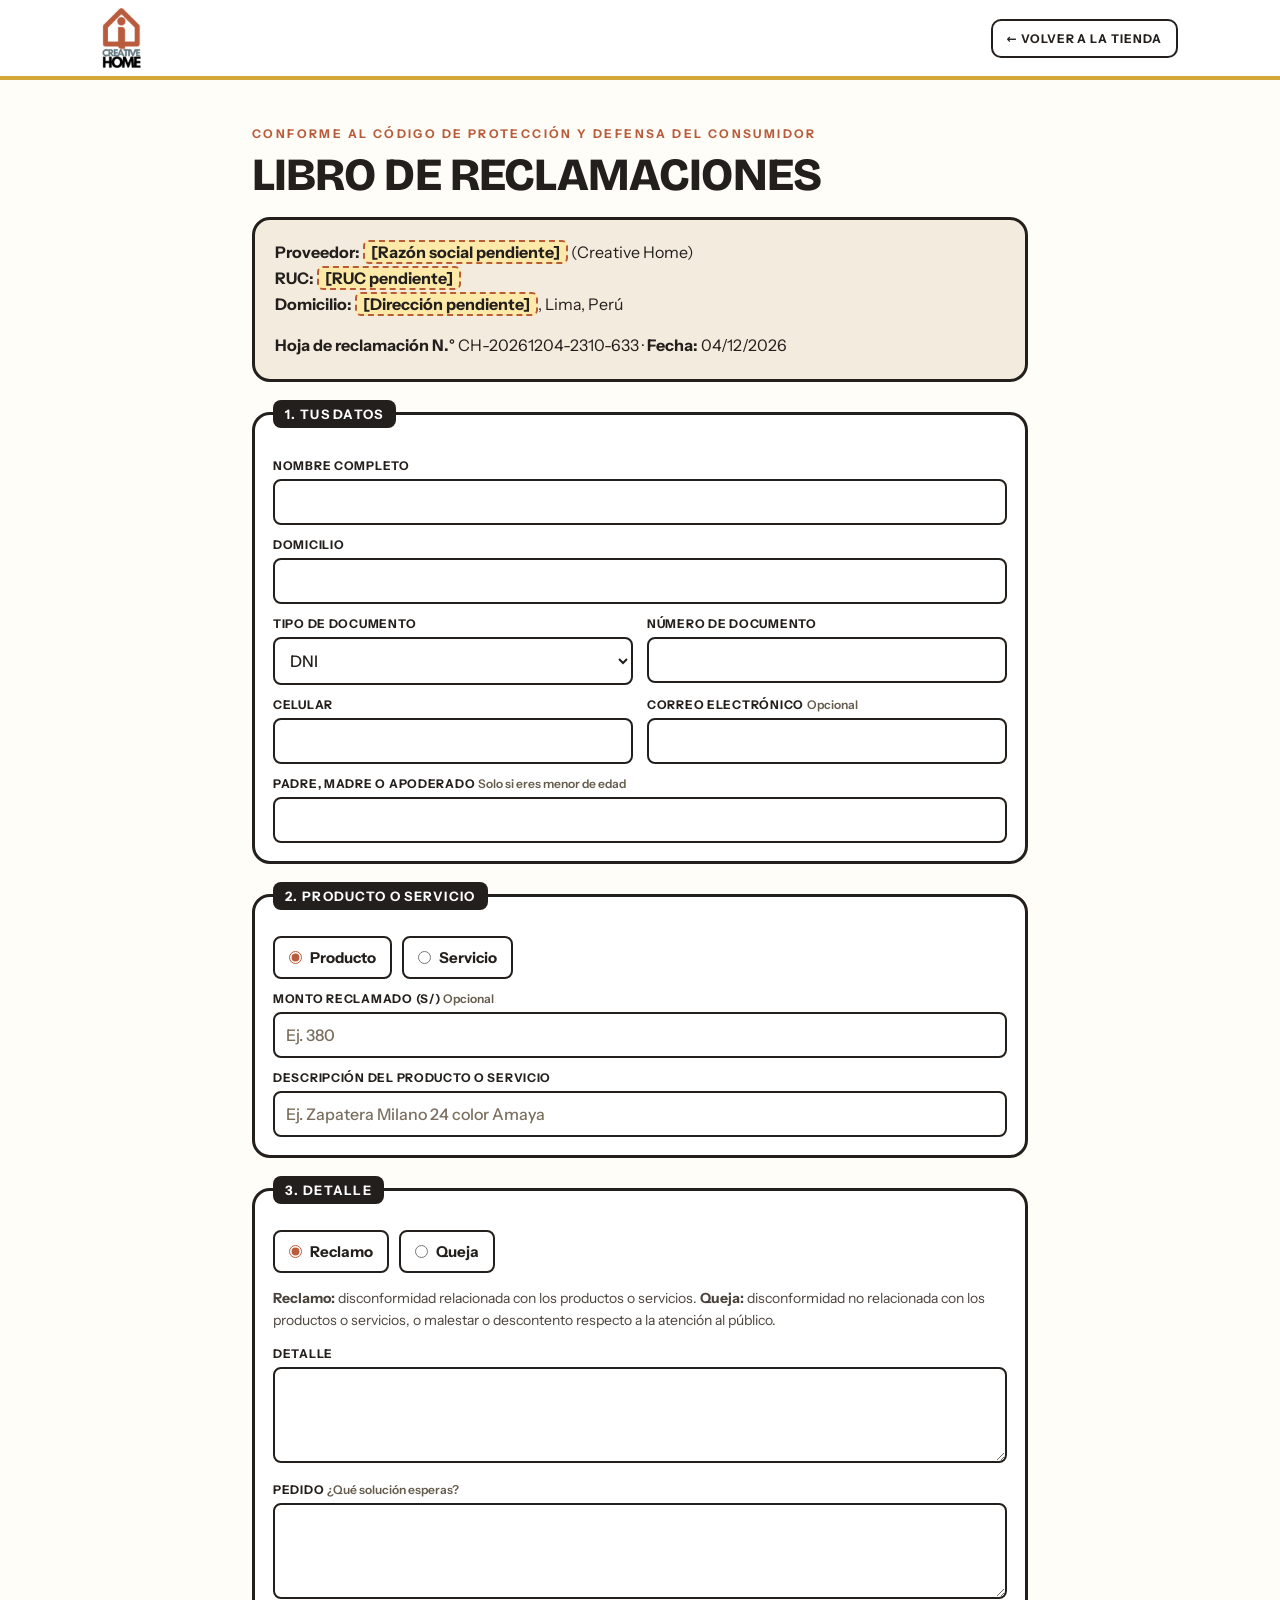
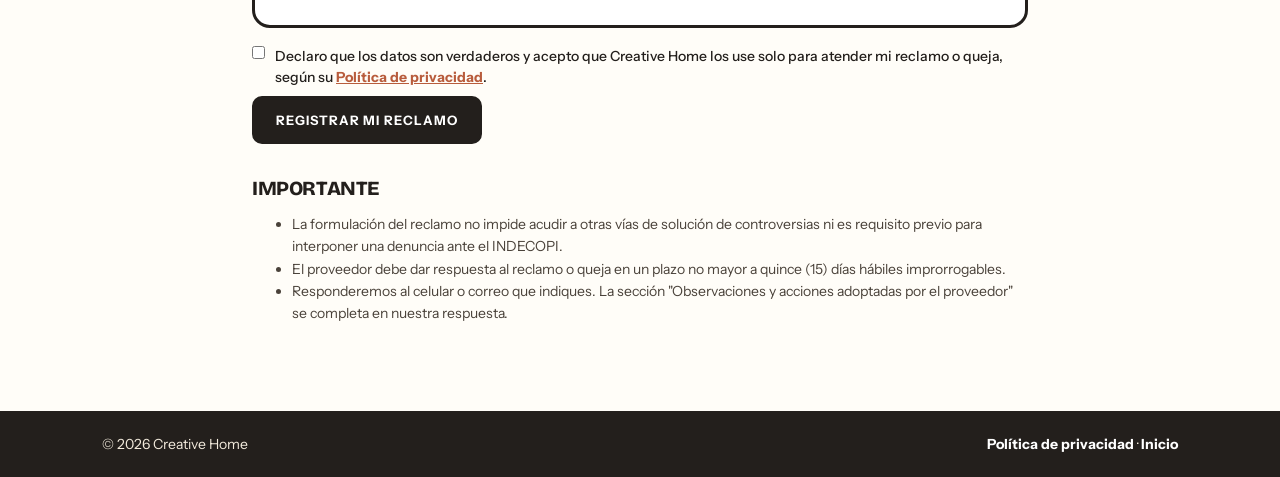
<file: libro-de-reclamaciones.html>
<!DOCTYPE html>
<html lang="es">
<head>
<meta charset="utf-8">
<meta name="viewport" content="width=device-width, initial-scale=1, viewport-fit=cover">
<title>Libro de Reclamaciones | Creative Home</title>
<meta name="description" content="Libro de Reclamaciones virtual de Creative Home. Registra tu reclamo o queja.">
<meta name="color-scheme" content="light">
<meta name="referrer" content="strict-origin-when-cross-origin">
<link rel="icon" type="image/png" href="/img/marca/logo.png">
<link rel="canonical" href="https://creativehomeperu.vercel.app/libro-de-reclamaciones.html">
<link rel="stylesheet" href="/legal.css">
<script src="/reclamaciones.js" defer></script>
</head>
<body>
<header><div class="w"><a href="/" aria-label="Creative Home, ir al inicio"><img src="/img/marca/logo.png" width="208" height="320" alt="Creative Home"></a><a class="vb" href="/">← Volver a la tienda</a></div></header>
<main><div class="w">
<div class="tag">Conforme al Código de Protección y Defensa del Consumidor</div>
<h1>Libro de Reclamaciones</h1>

<div class="box">
<p style="margin-top:0"><b>Proveedor:</b> <span class="pend" data-p="razon">[Razón social pendiente]</span> (Creative Home)<br>
<b>RUC:</b> <span class="pend" data-p="ruc">[RUC pendiente]</span><br>
<b>Domicilio:</b> <span class="pend" data-p="dir">[Dirección pendiente]</span>, Lima, Perú</p>
<p style="margin-bottom:0"><b>Hoja de reclamación N.°</b> <span id="nro">—</span> · <b>Fecha:</b> <span id="fec">—</span></p>
</div>

<form id="lr" novalidate>
<fieldset>
<legend>1. Tus datos</legend>
<label for="nom">Nombre completo</label><input id="nom" maxlength="120" autocomplete="name" required>
<label for="dom">Domicilio</label><input id="dom" maxlength="200" autocomplete="street-address" required>
<div class="rw">
<div><label for="tdoc">Tipo de documento</label><select id="tdoc"><option>DNI</option><option>Carné de extranjería</option><option>Pasaporte</option></select></div>
<div><label for="ndoc">Número de documento</label><input id="ndoc" maxlength="15" inputmode="numeric" required></div>
</div>
<div class="rw">
<div><label for="tel">Celular</label><input id="tel" type="tel" maxlength="15" inputmode="tel" autocomplete="tel" required></div>
<div><label for="cor">Correo electrónico <small>Opcional</small></label><input id="cor" type="email" maxlength="120" autocomplete="email"></div>
</div>
<label for="apo">Padre, madre o apoderado <small>Solo si eres menor de edad</small></label><input id="apo" maxlength="120">
</fieldset>

<fieldset>
<legend>2. Producto o servicio</legend>
<div class="rd" role="radiogroup" aria-label="Tipo"><label><input type="radio" name="bien" value="Producto" checked>Producto</label><label><input type="radio" name="bien" value="Servicio">Servicio</label></div>
<label for="mon">Monto reclamado (S/) <small>Opcional</small></label><input id="mon" maxlength="12" inputmode="decimal" placeholder="Ej. 380">
<label for="des">Descripción del producto o servicio</label><input id="des" maxlength="200" placeholder="Ej. Zapatera Milano 24 color Amaya" required>
</fieldset>

<fieldset>
<legend>3. Detalle</legend>
<div class="rd" role="radiogroup" aria-label="Tipo de registro"><label><input type="radio" name="tipo" value="Reclamo" checked>Reclamo</label><label><input type="radio" name="tipo" value="Queja">Queja</label></div>
<p class="nt"><b>Reclamo:</b> disconformidad relacionada con los productos o servicios. <b>Queja:</b> disconformidad no relacionada con los productos o servicios, o malestar o descontento respecto a la atención al público.</p>
<label for="det">Detalle</label><textarea id="det" maxlength="1500" required></textarea>
<label for="ped">Pedido <small>¿Qué solución esperas?</small></label><textarea id="ped" maxlength="800" required></textarea>
</fieldset>

<label class="ck"><input type="checkbox" id="acp" required><span>Declaro que los datos son verdaderos y acepto que Creative Home los use solo para atender mi reclamo o queja, según su <a href="/privacidad.html" target="_blank" rel="noopener">Política de privacidad</a>.</span></label>
<div class="er" id="er" role="alert"></div>
<div class="bt np"><button type="submit" class="b">Registrar mi reclamo</button></div>
</form>

<section class="ok" id="ok" aria-live="polite">
<h2>Tu hoja de reclamación está lista</h2>
<p><b>Paso final:</b> envíala por WhatsApp para que la recibamos. Guarda también tu copia (puedes imprimirla o guardarla como PDF).</p>
<div class="hj" id="hj"></div>
<div class="bt np">
<button type="button" class="b g" id="bwa">Enviar por WhatsApp</button>
<button type="button" class="b o" id="bpr">Guardar o imprimir mi copia</button>
<button type="button" class="b o" id="bed">Corregir datos</button>
</div>
</section>

<h2>Importante</h2>
<ul class="nt">
<li>La formulación del reclamo no impide acudir a otras vías de solución de controversias ni es requisito previo para interponer una denuncia ante el INDECOPI.</li>
<li>El proveedor debe dar respuesta al reclamo o queja en un plazo no mayor a quince (15) días hábiles improrrogables.</li>
<li>Responderemos al celular o correo que indiques. La sección "Observaciones y acciones adoptadas por el proveedor" se completa en nuestra respuesta.</li>
</ul>
</div></main>
<footer><div class="w"><span>© 2026 Creative Home</span><span><a href="/privacidad.html">Política de privacidad</a> · <a href="/">Inicio</a></span></div></footer>
</body>
</html>
</file>
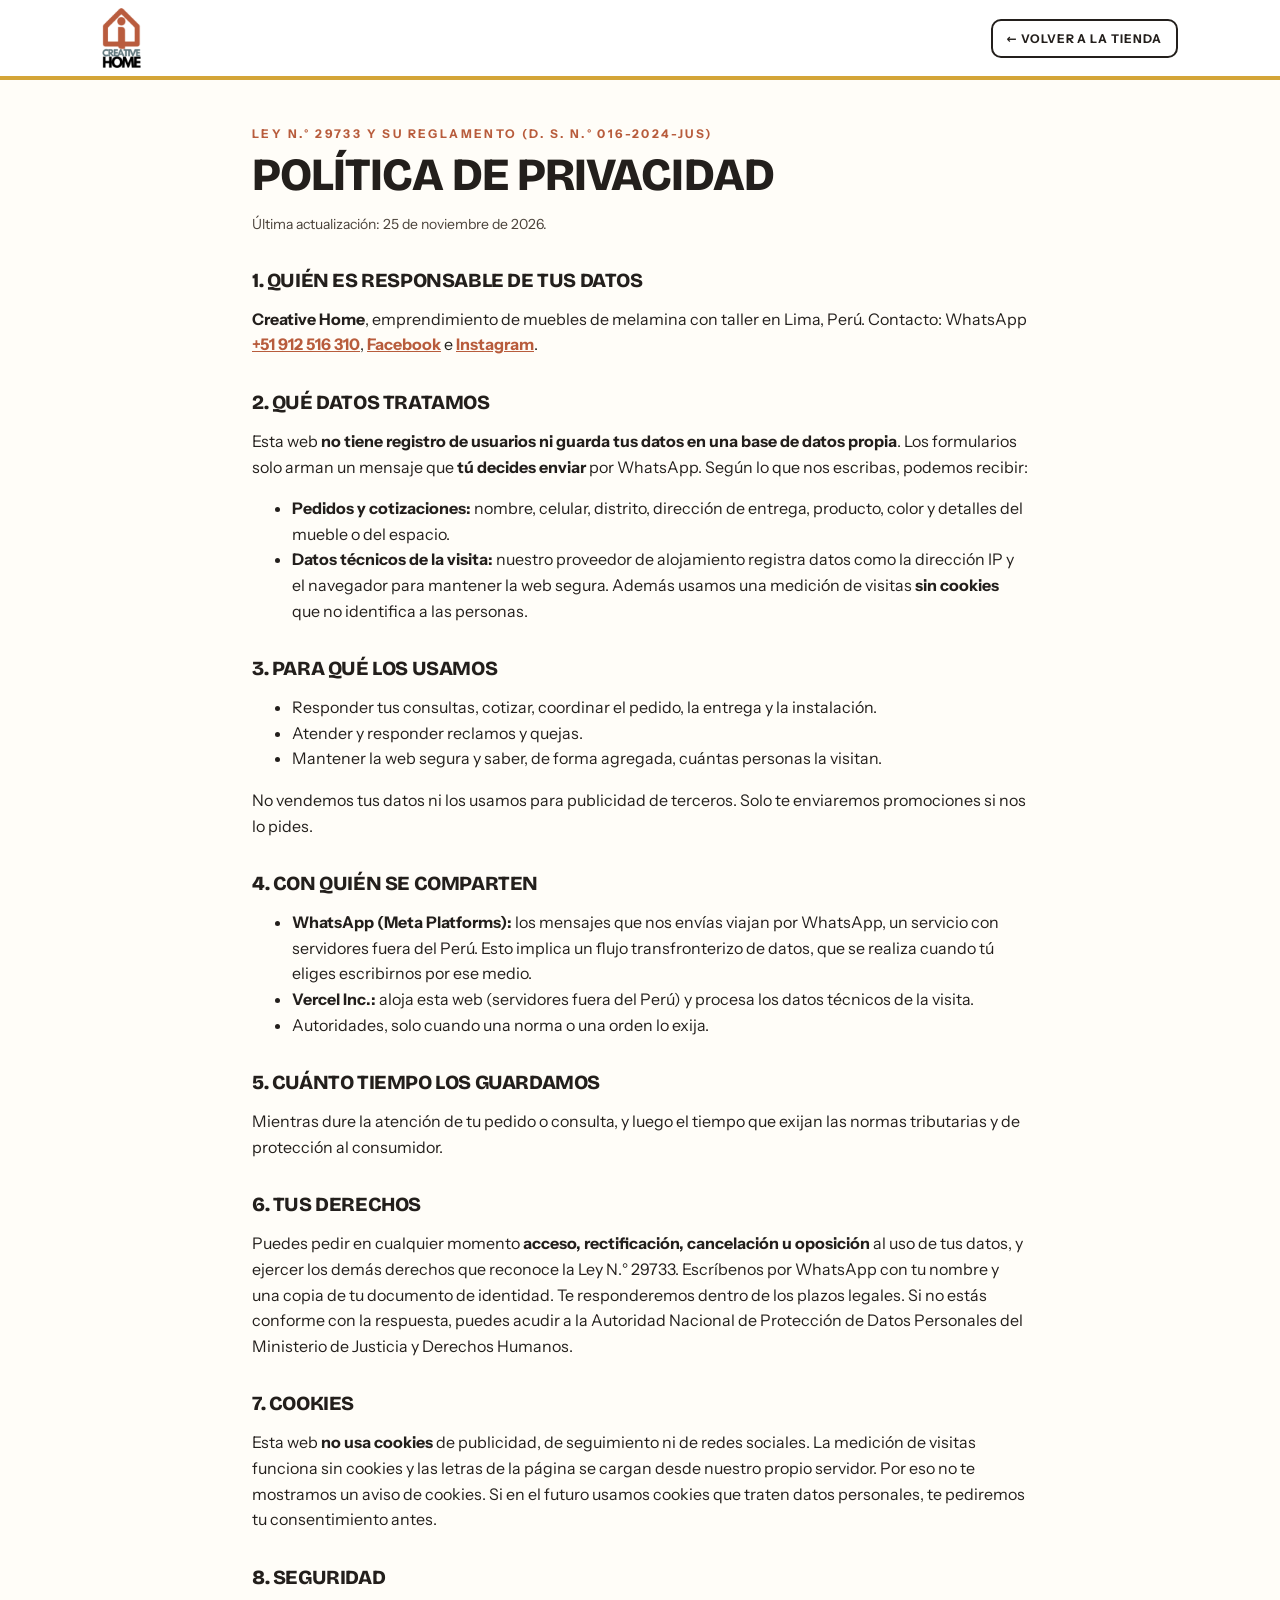
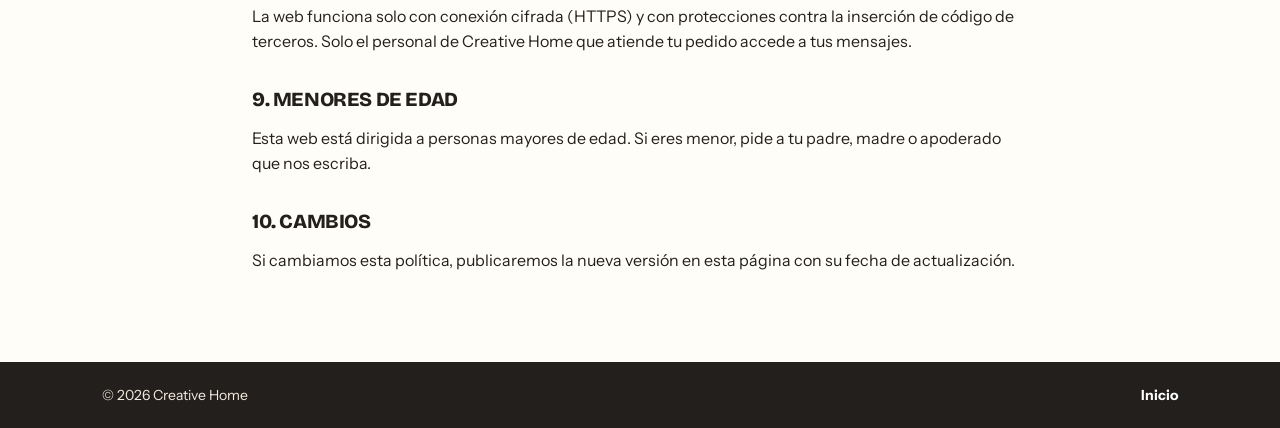
<file: privacidad.html>
<!DOCTYPE html>
<html lang="es">
<head>
<meta charset="utf-8">
<meta name="viewport" content="width=device-width, initial-scale=1, viewport-fit=cover">
<title>Política de privacidad | Creative Home</title>
<meta name="description" content="Cómo Creative Home trata tus datos personales, conforme a la Ley N.° 29733 y su reglamento.">
<meta name="color-scheme" content="light">
<meta name="referrer" content="strict-origin-when-cross-origin">
<link rel="icon" type="image/png" href="/img/marca/logo.png">
<link rel="canonical" href="https://creativehomeperu.vercel.app/privacidad.html">
<link rel="stylesheet" href="/legal.css">
</head>
<body>
<header><div class="w"><a href="/" aria-label="Creative Home, ir al inicio"><img src="/img/marca/logo.png" width="208" height="320" alt="Creative Home"></a><a class="vb" href="/">← Volver a la tienda</a></div></header>
<main><div class="w">
<div class="tag">Ley N.° 29733 y su Reglamento (D. S. N.° 016-2024-JUS)</div>
<h1>Política de privacidad</h1>
<p class="nt">Última actualización: 25 de noviembre de 2026.</p>

<h2>1. Quién es responsable de tus datos</h2>
<p><b>Creative Home</b>, emprendimiento de muebles de melamina con taller en Lima, Perú. Contacto: WhatsApp <a href="https://wa.me/51912516310" target="_blank" rel="noopener">+51 912 516 310</a>, <a href="https://www.facebook.com/creativehomelima" target="_blank" rel="noopener">Facebook</a> e <a href="https://www.instagram.com/creativehome.peru/" target="_blank" rel="noopener">Instagram</a>.</p>

<h2>2. Qué datos tratamos</h2>
<p>Esta web <b>no tiene registro de usuarios ni guarda tus datos en una base de datos propia</b>. Los formularios solo arman un mensaje que <b>tú decides enviar</b> por WhatsApp. Según lo que nos escribas, podemos recibir:</p>
<ul>
<li><b>Pedidos y cotizaciones:</b> nombre, celular, distrito, dirección de entrega, producto, color y detalles del mueble o del espacio.</li>
<li><b>Datos técnicos de la visita:</b> nuestro proveedor de alojamiento registra datos como la dirección IP y el navegador para mantener la web segura. Además usamos una medición de visitas <b>sin cookies</b> que no identifica a las personas.</li>
</ul>

<h2>3. Para qué los usamos</h2>
<ul>
<li>Responder tus consultas, cotizar, coordinar el pedido, la entrega y la instalación.</li>
<li>Atender y responder reclamos y quejas.</li>
<li>Mantener la web segura y saber, de forma agregada, cuántas personas la visitan.</li>
</ul>
<p>No vendemos tus datos ni los usamos para publicidad de terceros. Solo te enviaremos promociones si nos lo pides.</p>

<h2>4. Con quién se comparten</h2>
<ul>
<li><b>WhatsApp (Meta Platforms):</b> los mensajes que nos envías viajan por WhatsApp, un servicio con servidores fuera del Perú. Esto implica un flujo transfronterizo de datos, que se realiza cuando tú eliges escribirnos por ese medio.</li>
<li><b>Vercel Inc.:</b> aloja esta web (servidores fuera del Perú) y procesa los datos técnicos de la visita.</li>
<li>Autoridades, solo cuando una norma o una orden lo exija.</li>
</ul>

<h2>5. Cuánto tiempo los guardamos</h2>
<p>Mientras dure la atención de tu pedido o consulta, y luego el tiempo que exijan las normas tributarias y de protección al consumidor.</p>

<h2>6. Tus derechos</h2>
<p>Puedes pedir en cualquier momento <b>acceso, rectificación, cancelación u oposición</b> al uso de tus datos, y ejercer los demás derechos que reconoce la Ley N.° 29733. Escríbenos por WhatsApp con tu nombre y una copia de tu documento de identidad. Te responderemos dentro de los plazos legales. Si no estás conforme con la respuesta, puedes acudir a la Autoridad Nacional de Protección de Datos Personales del Ministerio de Justicia y Derechos Humanos.</p>

<h2>7. Cookies</h2>
<p>Esta web <b>no usa cookies</b> de publicidad, de seguimiento ni de redes sociales. La medición de visitas funciona sin cookies y las letras de la página se cargan desde nuestro propio servidor. Por eso no te mostramos un aviso de cookies. Si en el futuro usamos cookies que traten datos personales, te pediremos tu consentimiento antes.</p>

<h2>8. Seguridad</h2>
<p>La web funciona solo con conexión cifrada (HTTPS) y con protecciones contra la inserción de código de terceros. Solo el personal de Creative Home que atiende tu pedido accede a tus mensajes.</p>

<h2>9. Menores de edad</h2>
<p>Esta web está dirigida a personas mayores de edad. Si eres menor, pide a tu padre, madre o apoderado que nos escriba.</p>

<h2>10. Cambios</h2>
<p>Si cambiamos esta política, publicaremos la nueva versión en esta página con su fecha de actualización.</p>
</div></main>
<footer><div class="w"><span>© 2026 Creative Home</span><span><a href="/">Inicio</a></span></div></footer>
</body>
</html>
</file>
<file: legal.css>
/* Estilos de las páginas secundarias: Libro de Reclamaciones, Privacidad y 404 */
@font-face{font-family:'Bricolage Grotesque';font-style:normal;font-weight:700 800;font-display:swap;src:url(/fonts/bricolage-grotesque.woff2) format('woff2')}
@font-face{font-family:'Instrument Sans';font-style:normal;font-weight:400 700;font-display:swap;src:url(/fonts/instrument-sans.woff2) format('woff2')}
:root{--ink:#231f1c;--mus:#d4a537;--ter:#b85c3c;--sl:#4f666c;--cr:#f3ebdd;--wh:#fffdf8;--fd:'Bricolage Grotesque',Georgia,serif;--fb:'Instrument Sans',system-ui,Arial,sans-serif;color-scheme:light}
*{box-sizing:border-box}
html{-webkit-text-size-adjust:100%}
body{margin:0;background:var(--wh);color:var(--ink);font:400 16px/1.6 var(--fb);-webkit-font-smoothing:antialiased;padding-bottom:env(safe-area-inset-bottom,0px)}
a{color:var(--ter);font-weight:700}
.w{max-width:820px;margin:auto;padding:0 22px}
header{position:sticky;top:0;z-index:5;background:#fff;border-bottom:4px solid var(--mus);padding-top:env(safe-area-inset-top,0px)}
header .w{display:flex;align-items:center;justify-content:space-between;height:76px;max-width:1120px}
header img{height:60px;width:auto;display:block}
.vb{font:800 12px var(--fb);letter-spacing:.08em;text-transform:uppercase;color:var(--ink);text-decoration:none;border:2px solid var(--ink);border-radius:10px;padding:10px 14px}
.vb:hover{background:var(--ink);color:#fff}
main{padding:44px 0 72px}
h1,h2{font-family:var(--fd);font-weight:800;text-transform:uppercase;line-height:1.05;letter-spacing:-.02em;text-wrap:balance}
h1{font-size:clamp(30px,6vw,46px);margin:8px 0 14px}
h2{font-size:20px;margin:34px 0 10px}
p,li{text-wrap:pretty}
.tag{font-weight:800;font-size:12px;letter-spacing:.2em;text-transform:uppercase;color:var(--ter)}
.box{background:var(--cr);border:3px solid var(--ink);border-radius:18px;padding:20px;margin:18px 0}
.pend{background:#fde9a8;border:2px dashed var(--ter);border-radius:6px;padding:0 6px;font-weight:700}
fieldset{border:3px solid var(--ink);border-radius:18px;padding:18px;margin:0 0 18px;background:#fff;min-width:0}
legend{font:800 13px var(--fb);letter-spacing:.1em;text-transform:uppercase;background:var(--ink);color:#fff;padding:6px 12px;border-radius:8px}
label{display:block;font:800 12px var(--fb);letter-spacing:.06em;text-transform:uppercase;margin:12px 0 0}
label small{font:600 12px var(--fb);letter-spacing:0;text-transform:none;color:#665c4e}
input,select,textarea{width:100%;padding:11px;border:2px solid var(--ink);border-radius:8px;background:#fff;color:var(--ink);-webkit-text-fill-color:var(--ink);font:500 16px var(--fb);margin:6px 0 0}
input::placeholder,textarea::placeholder{color:#7a6f60;opacity:1;-webkit-text-fill-color:#7a6f60}
input:focus,select:focus,textarea:focus{outline:3px solid var(--mus)}
textarea{min-height:96px;resize:vertical}
.rw{display:grid;grid-template-columns:1fr 1fr;gap:0 14px}
.rd{display:flex;gap:10px;flex-wrap:wrap;margin-top:8px}
.rd label{display:flex;align-items:center;gap:8px;margin:0;border:2px solid var(--ink);border-radius:8px;padding:10px 14px;background:#fff;text-transform:none;letter-spacing:0;font-size:15px;cursor:pointer}
.rd input,.ck input{width:auto;margin:0;accent-color:var(--ter)}
.ck{display:flex;gap:10px;align-items:flex-start;text-transform:none;letter-spacing:0;font:500 14px/1.5 var(--fb)}
.b{display:inline-flex;justify-content:center;align-items:center;gap:8px;background:var(--ink);color:#fff;border:2px solid var(--ink);border-radius:10px;padding:14px 22px;font:800 13px var(--fb);letter-spacing:.08em;text-transform:uppercase;cursor:pointer;text-decoration:none;min-height:48px}
.b:hover{background:var(--ter);border-color:var(--ter)}
.b.g{background:#1a7f37;border-color:#1a7f37}.b.g:hover{background:#14662c}
.b.o{background:transparent;color:var(--ink)}.b.o:hover{background:var(--ink);color:#fff}
.bt{display:flex;gap:10px;flex-wrap:wrap;margin-top:8px}
.er{display:none;margin-top:12px;background:#f8e3da;border:2px solid var(--ter);border-radius:8px;padding:10px 12px;font-weight:700;color:#8a3a20}
.er.on{display:block}
.ok{display:none}.ok.on{display:block}
.hj{white-space:pre-wrap;font:500 14px/1.55 var(--fb);background:#fff;border:2px dashed #a8997f;border-radius:12px;padding:16px;margin:12px 0}
.nt{font-size:14px;color:#4a423a}
footer{background:var(--ink);color:var(--cr);font-size:14px;padding:22px 0}
footer .w{display:flex;justify-content:space-between;gap:10px 20px;flex-wrap:wrap;max-width:1120px}
footer a{color:#fff;font-weight:700;text-decoration:none}
footer a:hover{color:var(--mus)}
a:focus-visible,button:focus-visible{outline:3px solid var(--mus);outline-offset:2px}
@media(max-width:620px){.rw{grid-template-columns:1fr}main{padding:28px 0 56px}header .w{height:64px}header img{height:48px}}
@media print{header,footer,.np{display:none!important}body{background:#fff}.hj{border:0;padding:0}}
@media(prefers-reduced-motion:reduce){*{transition:none!important;animation:none!important}}
.ok,#lr,.er{scroll-margin-top:96px}
</file>
